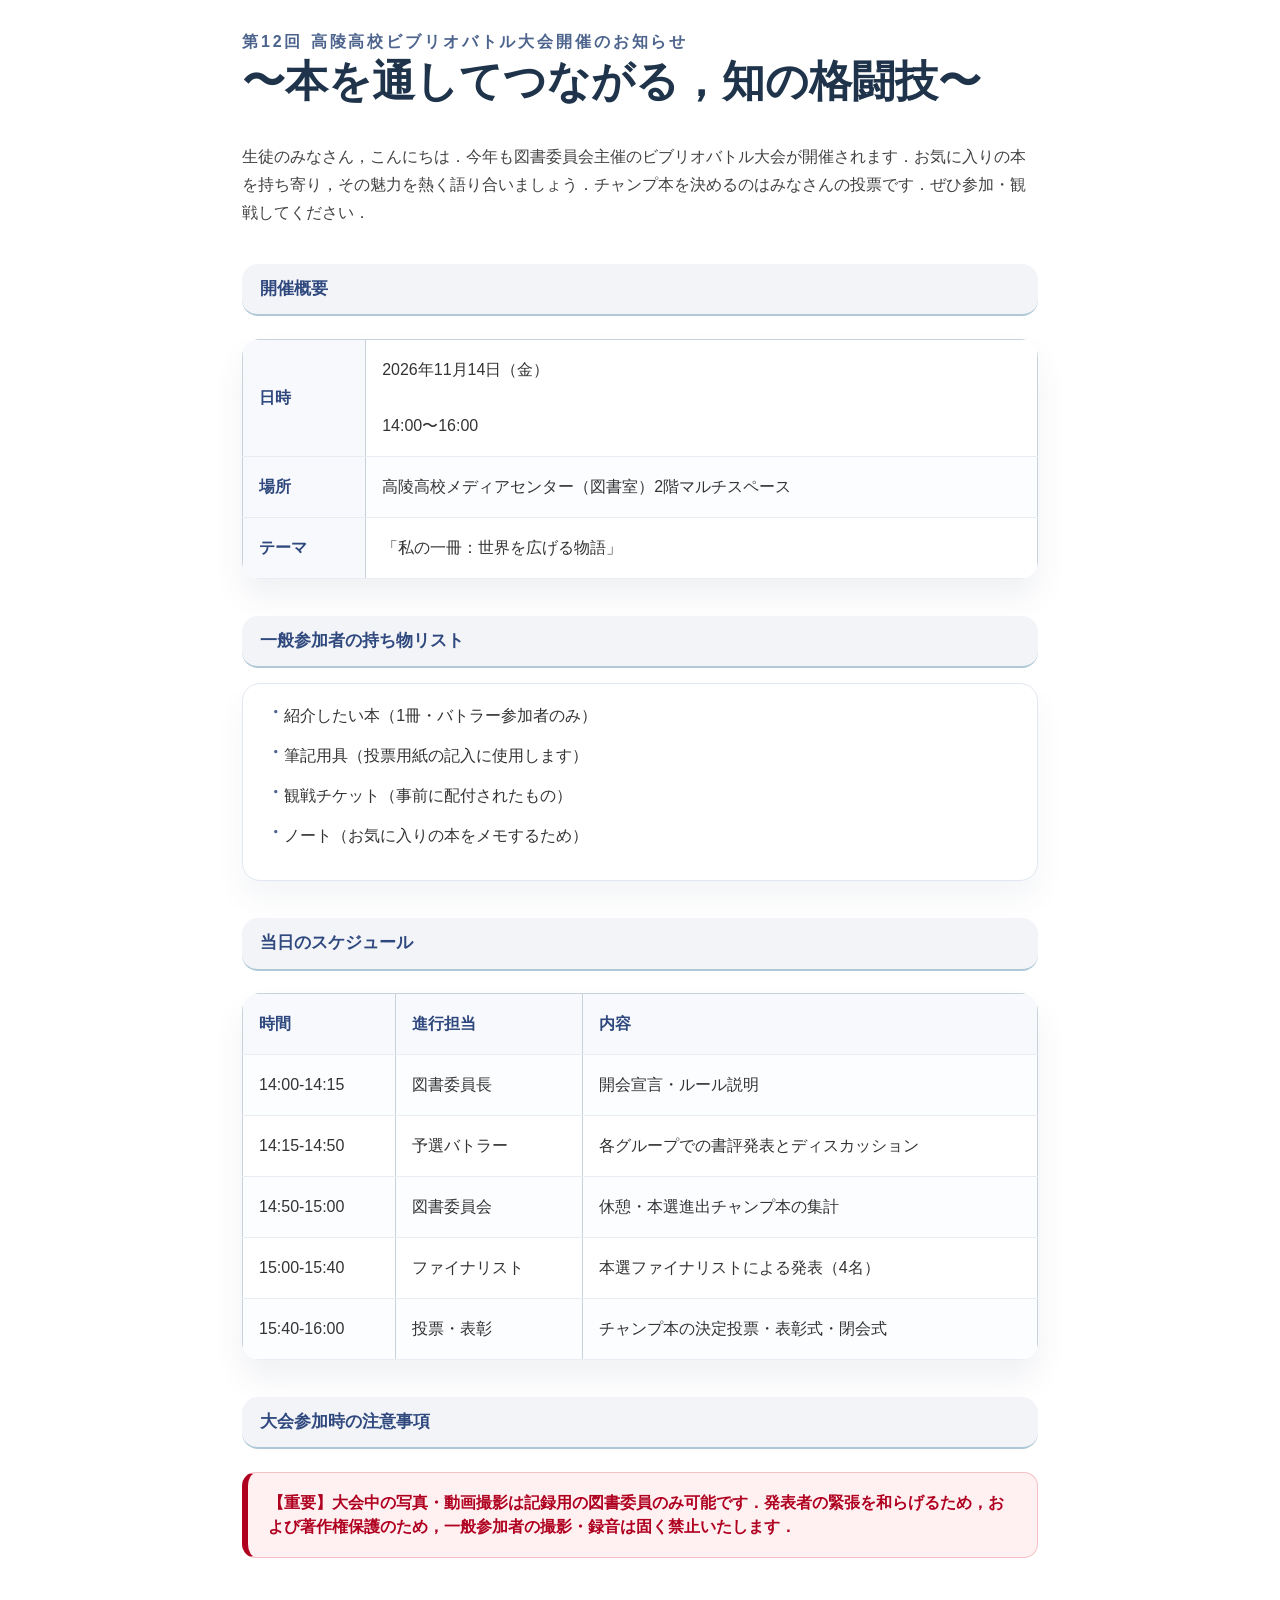
<file: index.html>
<!DOCTYPE html>
<html lang="ja">
<head>
  <meta charset="UTF-8">
  <meta name="viewport" content="width=device-width, initial-scale=1.0">
  <title>高陵高校ビブリオバトル大会のお知らせ</title>
  <link rel="stylesheet" href="style.css">
</head>
<body>

  <!-- タイトルセクション -->
  <h2>第12回 高陵高校ビブリオバトル大会開催のお知らせ</h2>
  <h1>〜本を通してつながる，知の格闘技〜</h1>
  
  <p>生徒のみなさん，こんにちは．今年も図書委員会主催のビブリオバトル大会が開催されます．お気に入りの本を持ち寄り，その魅力を熱く語り合いましょう．チャンプ本を決めるのはみなさんの投票です．ぜひ参加・観戦してください．</p>
  
  <!-- 開催概要 -->
  <h3>開催概要</h3>
  <table>
    <tr>
      <th>日時</th>
      <td>2026年11月14日（金）<br><br>14:00〜16:00</td>
    </tr>
    <tr>
      <th>場所</th>
      <td>高陵高校メディアセンター（図書室）2階マルチスペース</td>
    </tr>
    <tr>
      <th>テーマ</th>
      <td>「私の一冊：世界を広げる物語」</td>
    </tr>
  </table>
  
  <!-- 持ち物リスト -->
  <h3>一般参加者の持ち物リスト</h3>
  <ul>
    <li>紹介したい本（1冊・バトラー参加者のみ）</li>
    <li>筆記用具（投票用紙の記入に使用します）</li>
    <li>観戦チケット（事前に配付されたもの）</li>
    <li>ノート（お気に入りの本をメモするため）</li>
  </ul>
  
  <!-- ステージスケジュール -->
  <h3>当日のスケジュール</h3>
  <table>
    <tr>
      <th>時間</th>
      <th>進行担当</th>
      <th>内容</th>
    </tr>
    <tr>
      <td>14:00-14:15</td>
      <td>図書委員長</td>
      <td>開会宣言・ルール説明</td>
    </tr>
    <tr>
      <td>14:15-14:50</td>
      <td>予選バトラー</td>
      <td>各グループでの書評発表とディスカッション</td>
    </tr>
    <tr>
      <td>14:50-15:00</td>
      <td>図書委員会</td>
      <td>休憩・本選進出チャンプ本の集計</td>
    </tr>
    <tr>
      <td>15:00-15:40</td>
      <td>ファイナリスト</td>
      <td>本選ファイナリストによる発表（4名）</td>
    </tr>
    <tr>
      <td>15:40-16:00</td>
      <td>投票・表彰</td>
      <td>チャンプ本の決定投票・表彰式・閉会式</td>
    </tr>
  </table>

  <!-- 注意事項 -->
  <h3>大会参加時の注意事項</h3>
  <p class="alert-message">【重要】大会中の写真・動画撮影は記録用の図書委員のみ可能です．発表者の緊張を和らげるため，および著作権保護のため，一般参加者の撮影・録音は固く禁止いたします．</p>

</body>
</html>
</file>
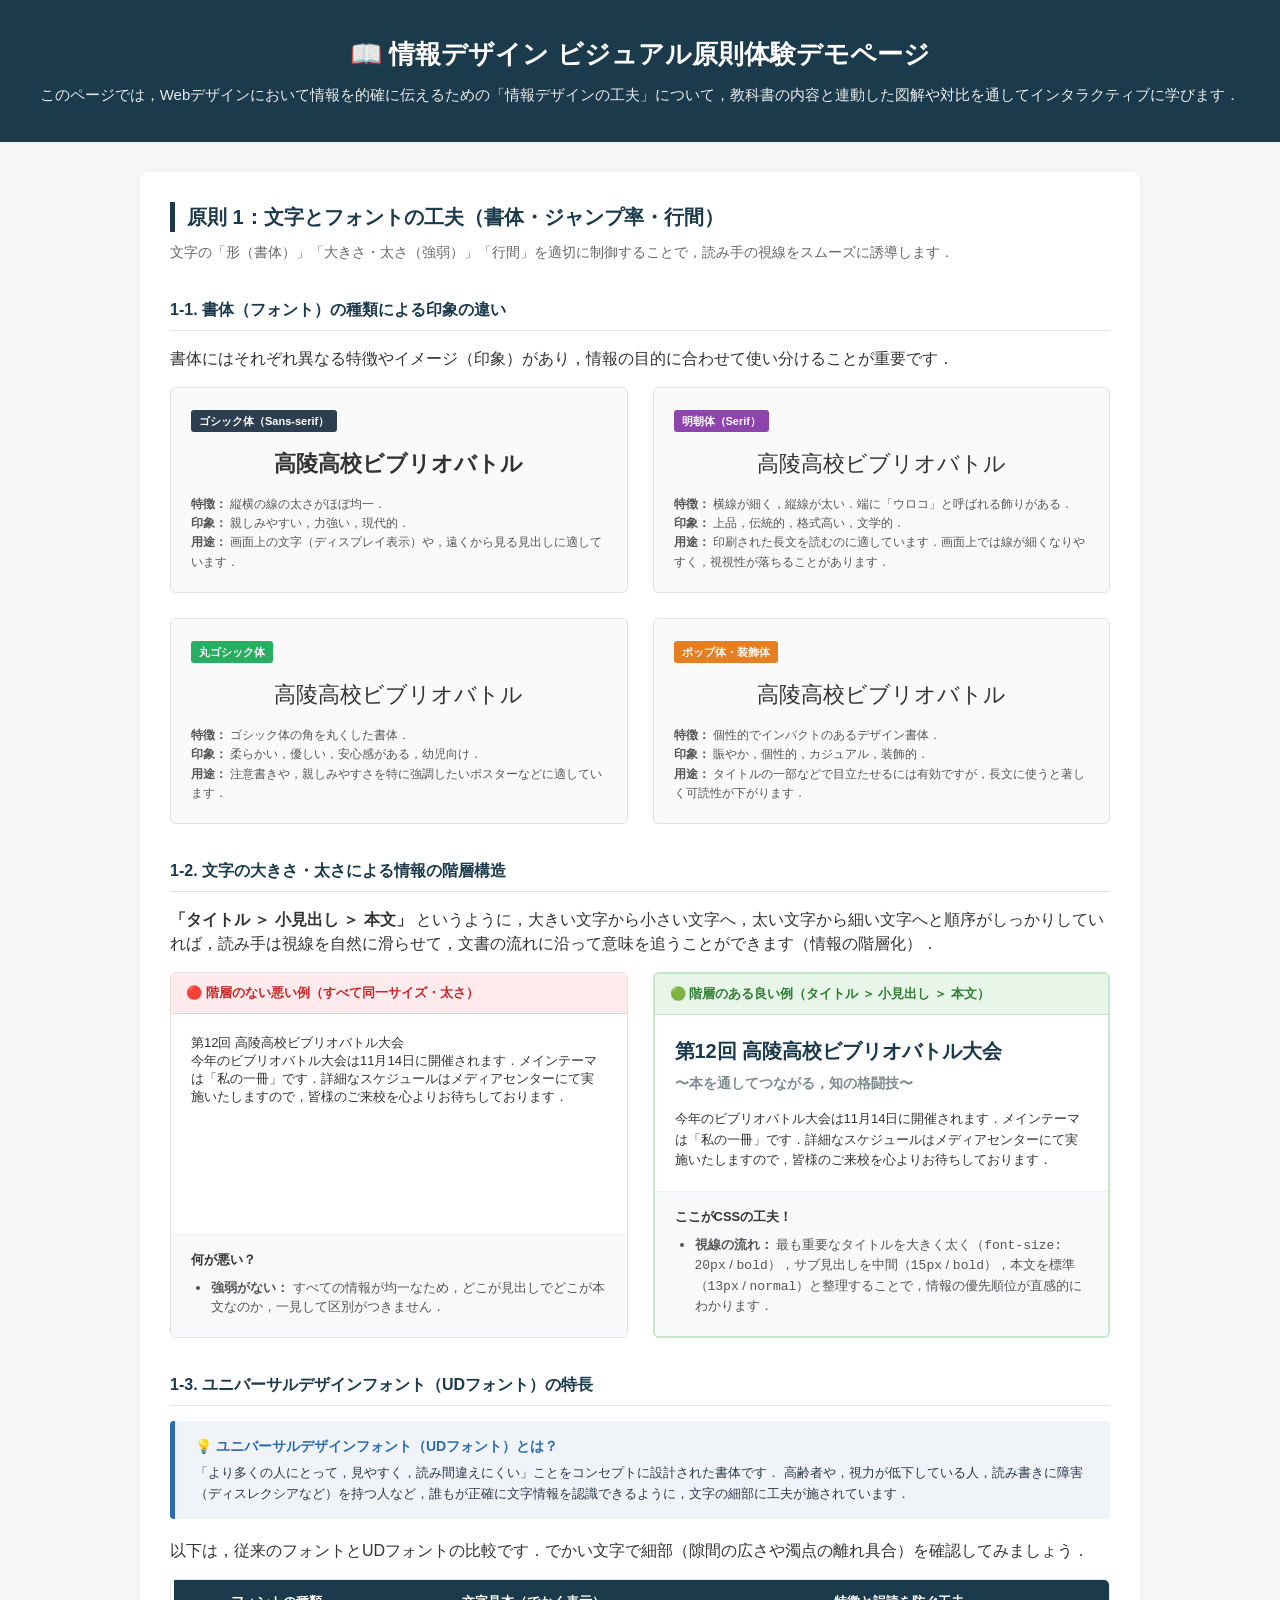
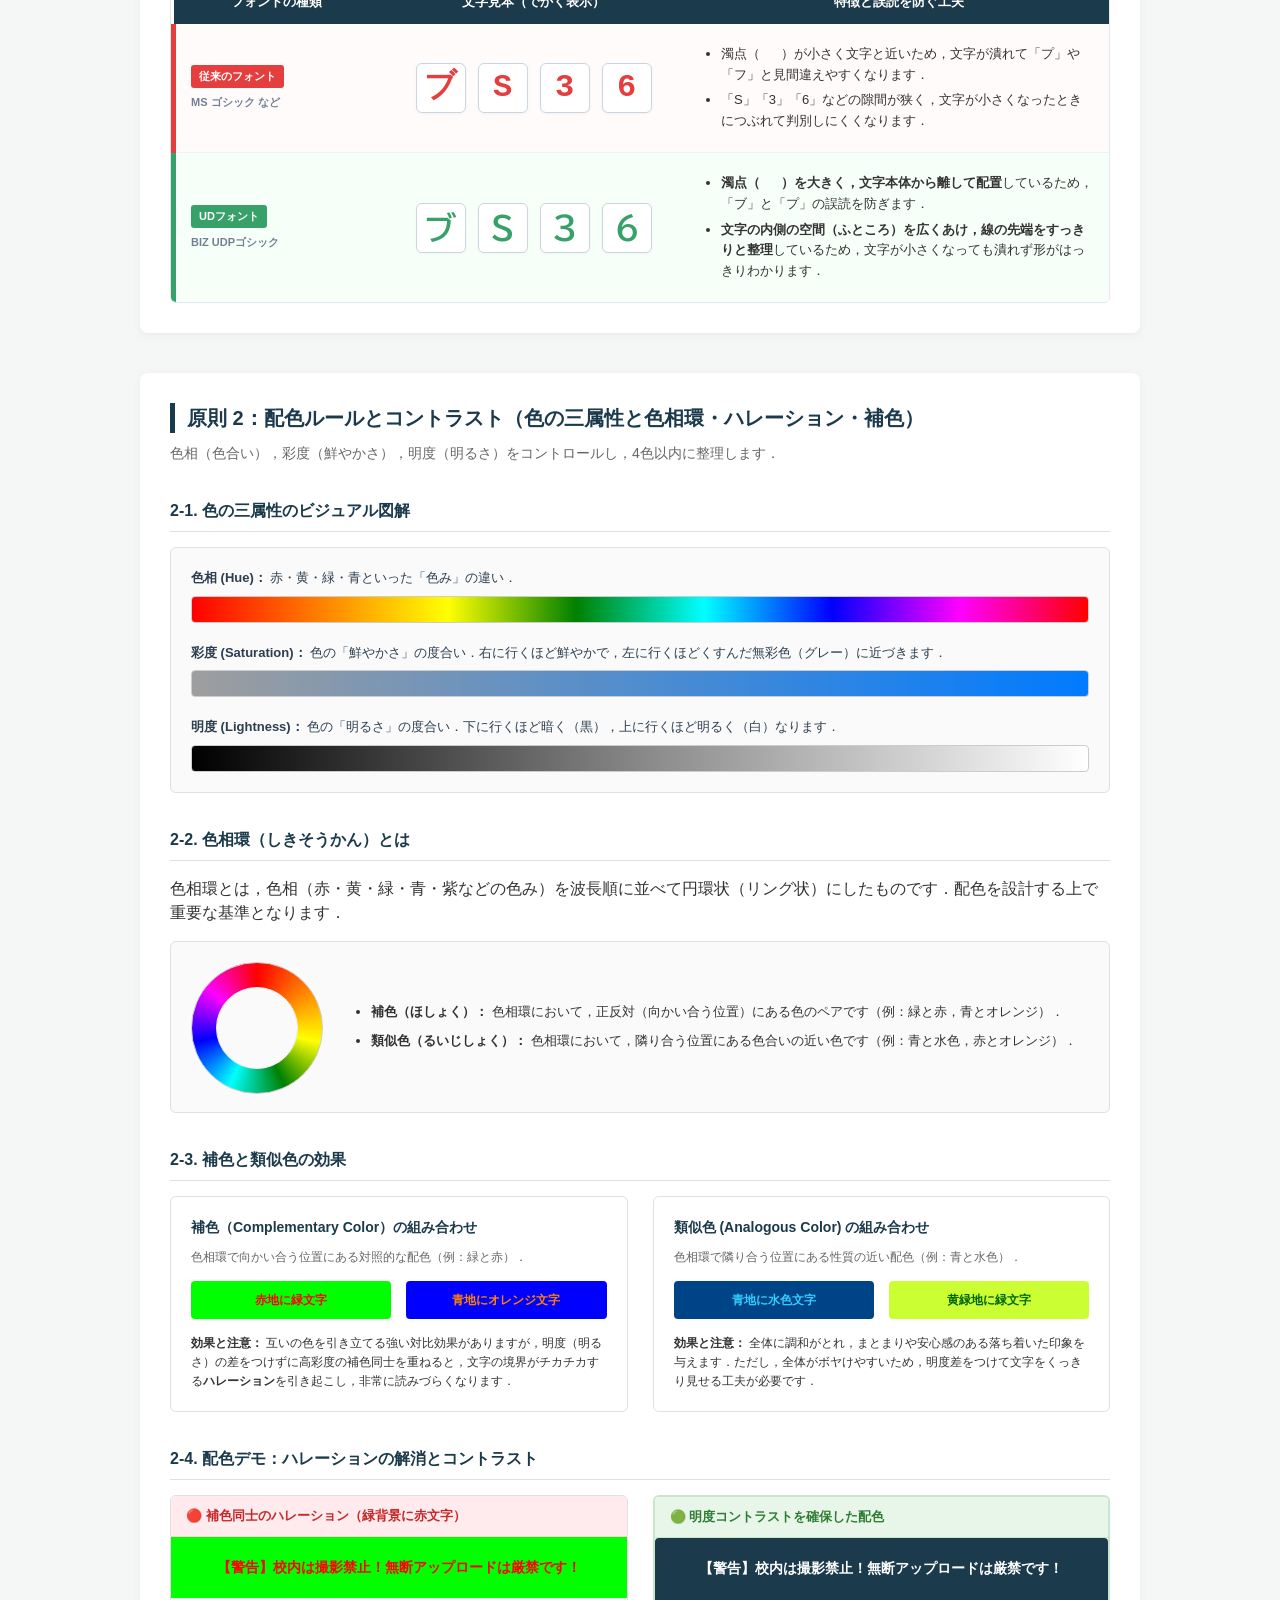
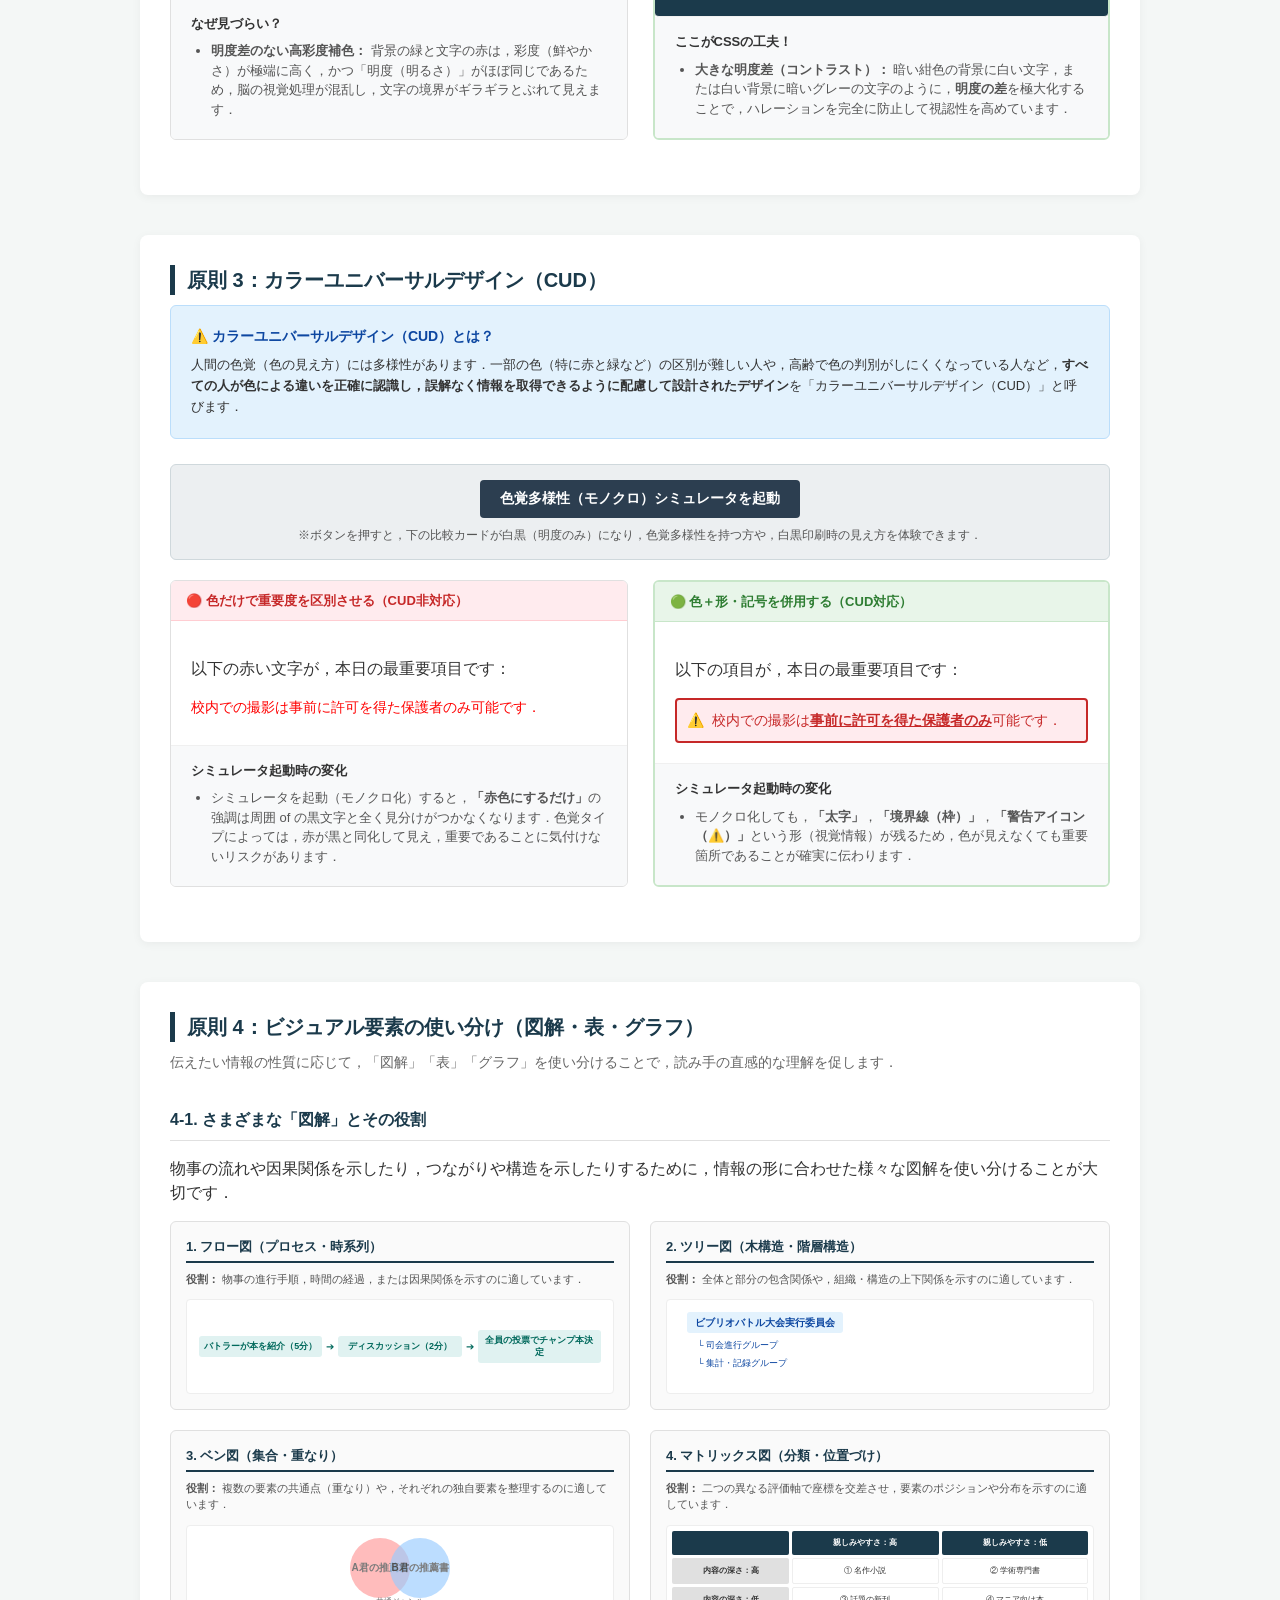
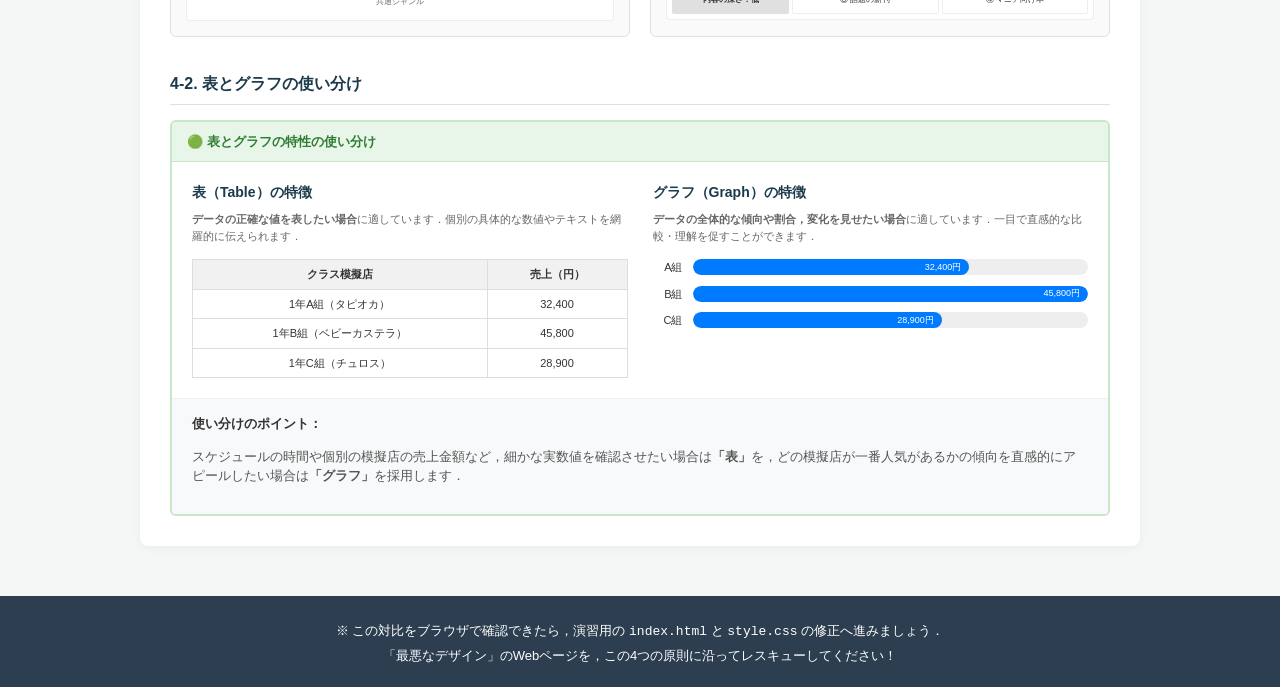
<file: lecture.html>
<!DOCTYPE html>
<html lang="ja">
<head>
    <meta charset="UTF-8">
    <title>情報デザイン解説：伝えるためのビジュアルデザイン原則</title>
    <link rel="preconnect" href="https://fonts.googleapis.com">
    <link rel="preconnect" href="https://fonts.gstatic.com" crossorigin>
    <link href="https://fonts.googleapis.com/css2?family=BIZ+UDPGothic:wght@400;700&display=swap" rel="stylesheet">
    <link rel="stylesheet" href="lecture.css">
</head>
<body>
    <header>
        <h1>📖 情報デザイン ビジュアル原則体験デモページ</h1>
        <p>このページでは，Webデザインにおいて情報を的確に伝えるための「情報デザインの工夫」について，教科書の内容と連動した図解や対比を通してインタラクティブに学びます．</p>
    </header>

    <main class="container">
        <!-- セクション 1：文字とフォントの工夫 -->
        <section class="demo-section">
            <h2 class="section-title">原則 1：文字とフォントの工夫（書体・ジャンプ率・行間）</h2>
            <p class="section-desc">文字の「形（書体）」「大きさ・太さ（強弱）」「行間」を適切に制御することで，読み手の視線をスムーズに誘導します．</p>

            <h3>1-1. 書体（フォント）の種類による印象の違い</h3>
            <p>書体にはそれぞれ異なる特徴やイメージ（印象）があり，情報の目的に合わせて使い分けることが重要です．</p>
            
            <div class="grid font-comparison-grid">
                <!-- ゴシック体 -->
                <div class="font-sample-card type-gothic">
                    <div class="font-tag tag-gothic">ゴシック体（Sans-serif）</div>
                    <p class="font-preview">高陵高校ビブリオバトル</p>
                    <p class="font-desc"><strong>特徴：</strong> 縦横の線の太さがほぼ均一．<br><strong>印象：</strong> 親しみやすい，力強い，現代的．<br><strong>用途：</strong> 画面上の文字（ディスプレイ表示）や，遠くから見る見出しに適しています．</p>
                </div>
                <!-- 明朝体 -->
                <div class="font-sample-card type-mincho">
                    <div class="font-tag tag-mincho">明朝体（Serif）</div>
                    <p class="font-preview">高陵高校ビブリオバトル</p>
                    <p class="font-desc"><strong>特徴：</strong> 横線が細く，縦線が太い．端に「ウロコ」と呼ばれる飾りがある．<br><strong>印象：</strong> 上品，伝統的，格式高い，文学的．<br><strong>用途：</strong> 印刷された長文を読むのに適しています．画面上では線が細くなりやすく，視視性が落ちることがあります．</p>
                </div>
                <!-- 丸ゴシック体 -->
                <div class="font-sample-card type-round">
                    <div class="font-tag tag-round">丸ゴシック体</div>
                    <p class="font-preview">高陵高校ビブリオバトル</p>
                    <p class="font-desc"><strong>特徴：</strong> ゴシック体の角を丸くした書体．<br><strong>印象：</strong> 柔らかい，優しい，安心感がある，幼児向け．<br><strong>用途：</strong> 注意書きや，親しみやすさを特に強調したいポスターなどに適しています．</p>
                </div>
                <!-- ポップ体・装飾 -->
                <div class="font-sample-card type-pop">
                    <div class="font-tag tag-pop">ポップ体・装飾体</div>
                    <p class="font-preview">高陵高校ビブリオバトル</p>
                    <p class="font-desc"><strong>特徴：</strong> 個性的でインパクトのあるデザイン書体．<br><strong>印象：</strong> 賑やか，個性的，カジュアル，装飾的．<br><strong>用途：</strong> タイトルの一部などで目立たせるには有効ですが，長文に使うと著しく可読性が下がります．</p>
                </div>
            </div>

            <h3>1-2. 文字の大きさ・太さによる情報の階層構造</h3>
            <p><strong>「タイトル ＞ 小見出し ＞ 本文」</strong> というように，大きい文字から小さい文字へ，太い文字から細い文字へと順序がしっかりしていれば，読み手は視線を自然に滑らせて，文書の流れに沿って意味を追うことができます（情報の階層化）．</p>

            <div class="grid">
                <!-- 悪い例：階層構造がない（文字の壁） -->
                <div class="card bad-example">
                    <div class="example-header header-bad">🔴 階層のない悪い例（すべて同一サイズ・太さ）</div>
                    <div class="demo-content font-bad-2">
                        <h4>第12回 高陵高校ビブリオバトル大会</h4>
                        <p>今年のビブリオバトル大会は11月14日に開催されます．メインテーマは「私の一冊」です．詳細なスケジュールはメディアセンターにて実施いたしますので，皆様のご来校を心よりお待ちしております．</p>
                    </div>
                    <div class="explanation">
                        <span class="label">何が悪い？</span>
                        <ul>
                            <li><strong>強弱がない：</strong> すべての情報が均一なため，どこが見出しでどこが本文なのか，一見して区別がつきません．</li>
                        </ul>
                    </div>
                </div>

                <!-- 良い例：階層構造の確立 -->
                <div class="card good-example">
                    <div class="example-header header-good">🟢 階層のある良い例（タイトル ＞ 小見出し ＞ 本文）</div>
                    <div class="demo-content font-hierarchy">
                        <h3 class="hierarchy-title">第12回 高陵高校ビブリオバトル大会</h3>
                        <h4 class="hierarchy-subtitle">〜本を通してつながる，知の格闘技〜</h4>
                        <p class="hierarchy-body">今年のビブリオバトル大会は11月14日に開催されます．メインテーマは「私の一冊」です．詳細なスケジュールはメディアセンターにて実施いたしますので，皆様のご来校を心よりお待ちしております．</p>
                    </div>
                    <div class="explanation">
                        <span class="label">ここがCSSの工夫！</span>
                        <ul>
                            <li><strong>視線の流れ：</strong> 最も重要なタイトルを大きく太く（<code>font-size: 20px</code> / <code>bold</code>），サブ見出しを中間（<code>15px</code> / <code>bold</code>），本文を標準（<code>13px</code> / <code>normal</code>）と整理することで，情報の優先順位が直感的にわかります．</li>
                        </ul>
                    </div>
                </div>
            </div>

            <h3>1-3. ユニバーサルデザインフォント（UDフォント）の特長</h3>
            <div class="font-info-box">
                <h4>💡 ユニバーサルデザインフォント（UDフォント）とは？</h4>
                <p>「より多くの人にとって，見やすく，読み間違えにくい」ことをコンセプトに設計された書体です．
                高齢者や，視力が低下している人，読み書きに障害（ディスレクシアなど）を持つ人など，誰もが正確に文字情報を認識できるように，文字の細部に工夫が施されています．</p>
            </div>

            <p class="demo-intro-text">以下は，従来のフォントとUDフォントの比較です．でかい文字で細部（隙間の広さや濁点の離れ具合）を確認してみましょう．</p>

            <div class="ud-table-wrapper">
                <table class="ud-compare-table">
                    <thead>
                        <tr>
                            <th class="col-type">フォントの種類</th>
                            <th class="col-chars">文字見本（でかく表示）</th>
                            <th class="col-desc">特徴と誤読を防ぐ工夫</th>
                        </tr>
                    </thead>
                    <tbody>
                        <!-- 従来フォント -->
                        <tr class="tr-bad">
                            <td class="font-type-cell">
                                <span class="badge-bad">従来のフォント</span>
                                <div class="font-name-sub">MS ゴシック など</div>
                            </td>
                            <td class="chars-cell">
                                <div class="compare-row-flex">
                                    <div class="char-box-s"><span class="compare-char char-normal">ブ</span></div>
                                    <div class="char-box-s"><span class="compare-char char-normal">S</span></div>
                                    <div class="char-box-s"><span class="compare-char char-normal">3</span></div>
                                    <div class="char-box-s"><span class="compare-char char-normal">6</span></div>
                                </div>
                            </td>
                            <td class="desc-cell">
                                <ul>
                                    <li>濁点（ ゙ ）が小さく文字と近いため，文字が潰れて「プ」や「フ」と見間違えやすくなります．</li>
                                    <li>「S」「3」「6」などの隙間が狭く，文字が小さくなったときにつぶれて判別しにくくなります．</li>
                                </ul>
                            </td>
                        </tr>
                        <!-- UDフォント -->
                        <tr class="tr-good">
                            <td class="font-type-cell">
                                <span class="badge-good">UDフォント</span>
                                <div class="font-name-sub">BIZ UDPゴシック</div>
                            </td>
                            <td class="chars-cell">
                                <div class="compare-row-flex">
                                    <div class="char-box-s"><span class="compare-char char-ud">ブ</span></div>
                                    <div class="char-box-s"><span class="compare-char char-ud">S</span></div>
                                    <div class="char-box-s"><span class="compare-char char-ud">3</span></div>
                                    <div class="char-box-s"><span class="compare-char char-ud">6</span></div>
                                </div>
                            </td>
                            <td class="desc-cell">
                                <ul>
                                    <li><strong>濁点（ ゙ ）を大きく，文字本体から離して配置</strong>しているため，「ブ」と「プ」の誤読を防ぎます．</li>
                                    <li><strong>文字の内側の空間（ふところ）を広くあけ，線の先端をすっきりと整理</strong>しているため，文字が小さくなっても潰れず形がはっきりわかります．</li>
                                </ul>
                            </td>
                        </tr>
                    </tbody>
                </table>
            </div>
        </section>

        <!-- セクション 2：配色ルールとコントラスト -->
        <section class="demo-section">
            <h2 class="section-title">原則 2：配色ルールとコントラスト（色の三属性と色相環・ハレーション・補色）</h2>
            <p class="section-desc">色相（色合い），彩度（鮮やかさ），明度（明るさ）をコントロールし，4色以内に整理します．</p>

            <h3>2-1. 色の三属性のビジュアル図解</h3>
            <div class="attributes-container">
                <!-- 色相 -->
                <div class="attr-row">
                    <div class="attr-label"><strong>色相 (Hue)：</strong> 赤・黄・緑・青といった「色み」の違い．</div>
                    <div class="color-bar bar-hue"></div>
                </div>
                <!-- 彩度 -->
                <div class="attr-row">
                    <div class="attr-label"><strong>彩度 (Saturation)：</strong> 色の「鮮やかさ」の度合い．右に行くほど鮮やかで，左に行くほどくすんだ無彩色（グレー）に近づきます．</div>
                    <div class="color-bar bar-saturation"></div>
                </div>
                <!-- 明度 -->
                <div class="attr-row">
                    <div class="attr-label"><strong>明度 (Lightness)：</strong> 色の「明るさ」の度合い．下に行くほど暗く（黒），上に行くほど明るく（白）なります．</div>
                    <div class="color-bar bar-lightness"></div>
                </div>
            </div>

            <h3>2-2. 色相環（しきそうかん）とは</h3>
            <p>色相環とは，色相（赤・黄・緑・青・紫などの色み）を波長順に並べて円環状（リング状）にしたものです．配色を設計する上で重要な基準となります．</p>
            
            <div class="color-wheel-wrapper">
                <div class="color-wheel-box">
                    <div class="color-wheel"></div>
                    <div class="wheel-pointer pointer-a"></div>
                    <div class="wheel-pointer pointer-b"></div>
                </div>
                <div class="color-wheel-explanation">
                    <ul>
                        <li><strong>補色（ほしょく）：</strong> 色相環において，正反対（向かい合う位置）にある色のペアです（例：緑と赤，青とオレンジ）．</li>
                        <li><strong>類似色（るいじしょく）：</strong> 色相環において，隣り合う位置にある色合いの近い色です（例：青と水色，赤とオレンジ）．</li>
                    </ul>
                </div>
            </div>

            <h3>2-3. 補色と類似色の効果</h3>
            <div class="grid color-harmony-grid">
                <!-- 補色 -->
                <div class="harmony-card card-complementary">
                    <h4>補色（Complementary Color）の組み合わせ</h4>
                    <p class="harmony-desc">色相環で向かい合う位置にある対照的な配色（例：緑と赤）．</p>
                    <div class="harmony-demo demo-comp">
                        <div class="comp-box-1">赤地に緑文字</div>
                        <div class="comp-box-2">青地にオレンジ文字</div>
                    </div>
                    <p class="harmony-effect"><strong>効果と注意：</strong> 互いの色を引き立てる強い対比効果がありますが，明度（明るさ）の差をつけずに高彩度の補色同士を重ねると，文字の境界がチカチカする<strong>ハレーション</strong>を引き起こし，非常に読みづらくなります．</p>
                </div>
                <!-- 類似色 -->
                <div class="harmony-card card-analogous">
                    <h4>類似色 (Analogous Color) の組み合わせ</h4>
                    <p class="harmony-desc">色相環で隣り合う位置にある性質の近い配色（例：青と水色）．</p>
                    <div class="harmony-demo demo-anal">
                        <div class="anal-box-1">青地に水色文字</div>
                        <div class="anal-box-2">黄緑地に緑文字</div>
                    </div>
                    <p class="harmony-effect"><strong>効果と注意：</strong> 全体に調和がとれ，まとまりや安心感のある落ち着いた印象を与えます．ただし，全体がボヤけやすいため，明度差をつけて文字をくっきり見せる工夫が必要です．</p>
                </div>
            </div>

            <h3>2-4. 配色デモ：ハレーションの解消とコントラスト</h3>
            <div class="grid">
                <!-- 悪い例：ハレーション -->
                <div class="card bad-example">
                    <div class="example-header header-bad">🔴 補色同士のハレーション（緑背景に赤文字）</div>
                    <div class="demo-content color-bad-2">
                        <p>【警告】校内は撮影禁止！無断アップロードは厳禁です！</p>
                    </div>
                    <div class="explanation">
                        <span class="label">なぜ見づらい？</span>
                        <ul>
                            <li><strong>明度差のない高彩度補色：</strong> 背景の緑と文字の赤は，彩度（鮮やかさ）が極端に高く，かつ「明度（明るさ）」がほぼ同じであるため，脳の視覚処理が混乱し，文字の境界がギラギラとぶれて見えます．</li>
                        </ul>
                    </div>
                </div>

                <!-- 良い例：明度コントラストの確保 -->
                <div class="card good-example">
                    <div class="example-header header-good">🟢 明度コントラストを確保した配色</div>
                    <div class="demo-content color-good-contrast">
                        <p>【警告】校内は撮影禁止！無断アップロードは厳禁です！</p>
                    </div>
                    <div class="explanation">
                        <span class="label">ここがCSSの工夫！</span>
                        <ul>
                            <li><strong>大きな明度差（コントラスト）：</strong> 暗い紺色の背景に白い文字，または白い背景に暗いグレーの文字のように，<strong>明度の差</strong>を極大化することで，ハレーションを完全に防止して視認性を高めています．</li>
                        </ul>
                    </div>
                </div>
            </div>
        </section>

        <!-- セクション 3：カラーユニバーサルデザイン -->
        <section class="demo-section">
            <h2 class="section-title">原則 3：カラーユニバーサルデザイン（CUD）</h2>
            
            <div class="cud-info-box">
                <h4>⚠️ カラーユニバーサルデザイン（CUD）とは？</h4>
                <p>人間の色覚（色の見え方）には多様性があります．一部の色（特に赤と緑など）の区別が難しい人や，高齢で色の判別がしにくくなっている人など，<strong>すべての人が色による違いを正確に認識し，誤解なく情報を取得できるように配慮して設計されたデザイン</strong>を「カラーユニバーサルデザイン（CUD）」と呼びます．</p>
            </div>

            <div class="simulator-panel">
                <button id="grayscale-btn" onclick="toggleGrayscale()">色覚多様性（モノクロ）シミュレータを起動</button>
                <p class="sim-note">※ボタンを押すと，下の比較カードが白黒（明度のみ）になり，色覚多様性を持つ方や，白黒印刷時の見え方を体験できます．</p>
            </div>

            <div class="grid" id="cud-demo-grid">
                <!-- 悪い例：色相のみに依存 -->
                <div class="card bad-example">
                    <div class="example-header header-bad">🔴 色だけで重要度を区別させる（CUD非対応）</div>
                    <div class="demo-content cud-bad">
                        <p>以下の赤い文字が，本日の最重要項目です：</p>
                        <p class="cud-bad-text">校内での撮影は事前に許可を得た保護者のみ可能です．</p>
                    </div>
                    <div class="explanation">
                        <span class="label">シミュレータ起動時の変化</span>
                        <ul>
                            <li>シミュレータを起動（モノクロ化）すると，<strong>「赤色にするだけ」</strong>の強調は周囲 of の黒文字と全く見分けがつかなくなります．色覚タイプによっては，赤が黒と同化して見え，重要であることに気付けないリスクがあります．</li>
                        </ul>
                    </div>
                </div>

                <!-- 良い例：色＋形の併用 -->
                <div class="card good-example">
                    <div class="example-header header-good">🟢 色＋形・記号を併用する（CUD対応）</div>
                    <div class="demo-content cud-good">
                        <p>以下の項目が，本日の最重要項目です：</p>
                        <div class="cud-good-box">
                            <span class="icon">⚠️</span>
                            <span class="text">校内での撮影は<strong>事前に許可を得た保護者のみ</strong>可能です．</span>
                        </div>
                    </div>
                    <div class="explanation">
                        <span class="label">シミュレータ起動時の変化</span>
                        <ul>
                            <li>モノクロ化しても，<strong>「太字」</strong>，<strong>「境界線（枠）」</strong>，<strong>「警告アイコン（⚠️）」</strong>という形（視覚情報）が残るため，色が見えなくても重要箇所であることが確実に伝わります．</li>
                        </ul>
                    </div>
                </div>
            </div>
        </section>

        <!-- セクション 4：図解・表・グラフの使い分け -->
        <section class="demo-section">
            <h2 class="section-title">原則 4：ビジュアル要素の使い分け（図解・表・グラフ）</h2>
            <p class="section-desc">伝えたい情報の性質に応じて，「図解」「表」「グラフ」を使い分けることで，読み手の直感的な理解を促します．</p>

            <h3>4-1. さまざまな「図解」とその役割</h3>
            <p>物事の流れや因果関係を示したり，つながりや構造を示したりするために，情報の形に合わせた様々な図解を使い分けることが大切です．</p>

            <div class="grid diagram-types-grid">
                <!-- フロー図 -->
                <div class="diagram-type-card">
                    <div class="diag-type-tag">1. フロー図（プロセス・時系列）</div>
                    <p class="diag-desc"><strong>役割：</strong> 物事の進行手順，時間の経過，または因果関係を示すのに適しています．</p>
                    <div class="diagram-demo-box db-flow">
                        <span class="flow-node">バトラーが本を紹介（5分）</span>
                        <span class="flow-arrow">➔</span>
                        <span class="flow-node">ディスカッション（2分）</span>
                        <span class="flow-arrow">➔</span>
                        <span class="flow-node">全員の投票でチャンプ本決定</span>
                    </div>
                </div>
                <!-- ツリー図 -->
                <div class="diagram-type-card">
                    <div class="diag-type-tag">2. ツリー図（木構造・階層構造）</div>
                    <p class="diag-desc"><strong>役割：</strong> 全体と部分の包含関係や，組織・構造の上下関係を示すのに適しています．</p>
                    <div class="diagram-demo-box db-tree">
                        <div class="tree-root-node">ビブリオバトル大会実行委員会</div>
                        <div class="tree-branches-container">
                            <div class="tree-branch-node">└ 司会進行グループ</div>
                            <div class="tree-branch-node">└ 集計・記録グループ</div>
                        </div>
                    </div>
                </div>
                <!-- ベン図 -->
                <div class="diagram-type-card">
                    <div class="diag-type-tag">3. ベン図（集合・重なり）</div>
                    <p class="diag-desc"><strong>役割：</strong> 複数の要素の共通点（重なり）や，それぞれの独自要素を整理するのに適しています．</p>
                    <div class="diagram-demo-box db-venn">
                        <div class="venn-circles">
                            <div class="venn-c c-left">A君の推薦書</div>
                            <div class="venn-c c-right">B君の推薦書</div>
                            <div class="venn-overlap-label">共通ジャンル</div>
                        </div>
                    </div>
                </div>
                <!-- マトリックス図 -->
                <div class="diagram-type-card">
                    <div class="diag-type-tag">4. マトリックス図（分類・位置づけ）</div>
                    <p class="diag-desc"><strong>役割：</strong> 二つの異なる評価軸で座標を交差させ，要素のポジションや分布を示すのに適しています．</p>
                    <div class="diagram-demo-box db-matrix">
                        <div class="matrix-grid">
                            <div class="m-cell m-header"></div>
                            <div class="m-cell m-header">親しみやすさ：高</div>
                            <div class="m-cell m-header">親しみやすさ：低</div>
                            <div class="m-cell m-label">内容の深さ：高</div>
                            <div class="m-cell m-content act-1">① 名作小説</div>
                            <div class="m-cell m-content act-2">② 学術専門書</div>
                            <div class="m-cell m-label">内容の深さ：低</div>
                            <div class="m-cell m-content act-3">③ 話題の新刊</div>
                            <div class="m-cell m-content act-4">④ マニア向け本</div>
                        </div>
                    </div>
                </div>
            </div>

            <h3>4-2. 表とグラフの使い分け</h3>
            <div class="card good-example-wide">
                <div class="example-header header-good">🟢 表とグラフの特性の使い分け</div>
                <div class="demo-content">
                    <div class="table-graph-comparison">
                        <!-- 表の解説とデモ -->
                        <div class="comp-item item-table">
                            <h4>表（Table）の特徴</h4>
                            <p class="comp-desc"><strong>データの正確な値を表したい場合</strong>に適しています．個別の具体的な数値やテキストを網羅的に伝えられます．</p>
                            <table class="sub-demo-table">
                                <thead>
                                    <tr><th>クラス模擬店</th><th>売上（円）</th></tr>
                                </thead>
                                <tbody>
                                    <tr><td>1年A組（タピオカ）</td><td>32,400</td></tr>
                                    <tr><td>1年B組（ベビーカステラ）</td><td>45,800</td></tr>
                                    <tr><td>1年C組（チュロス）</td><td>28,900</td></tr>
                                </tbody>
                            </table>
                        </div>
                        <!-- グラフの解説とデモ -->
                        <div class="comp-item item-graph">
                            <h4>グラフ（Graph）の特徴</h4>
                            <p class="comp-desc"><strong>データの全体的な傾向や割合，変化を見せたい場合</strong>に適しています．一目で直感的な比較・理解を促すことができます．</p>
                            <div class="sub-demo-chart">
                                <div class="chart-bar-row">
                                    <span class="bar-name">A組</span>
                                    <div class="bar-track"><div class="bar-fill" style="width: 70%;">32,400円</div></div>
                                </div>
                                <div class="chart-bar-row">
                                    <span class="bar-name">B組</span>
                                    <div class="bar-track"><div class="bar-fill" style="width: 100%;">45,800円</div></div>
                                </div>
                                <div class="chart-bar-row">
                                    <span class="bar-name">C組</span>
                                    <div class="bar-track"><div class="bar-fill" style="width: 63%;">28,900円</div></div>
                                </div>
                            </div>
                        </div>
                    </div>
                </div>
                <div class="explanation">
                    <span class="label">使い分けのポイント：</span>
                    <p>スケジュールの時間や個別の模擬店の売上金額など，細かな実数値を確認させたい場合は<strong>「表」</strong>を，どの模擬店が一番人気があるかの傾向を直感的にアピールしたい場合は<strong>「グラフ」</strong>を採用します．</p>
                </div>
            </div>
        </section>
    </main>

    <footer>
        <p>※ この対比をブラウザで確認できたら，演習用の <code>index.html</code> と <code>style.css</code> の修正へ進みましょう．</p>
        <p>「最悪なデザイン」のWebページを，この4つの原則に沿ってレスキューしてください！</p>
    </footer>

    <script>
        function toggleGrayscale() {
            const container = document.getElementById('cud-demo-grid');
            container.classList.toggle('grayscale-mode');
            const btn = document.getElementById('grayscale-btn');
            if (container.classList.contains('grayscale-mode')) {
                btn.textContent = 'シミュレータをオフにする';
                btn.style.backgroundColor = '#c62828';
            } else {
                btn.textContent = '色覚多様性（モノクロ）シミュレータを起動';
                btn.style.backgroundColor = '#2c3e50';
            }
        }
    </script>
</body>
</html>
</file>
<file: style.css>
body {
    font-family: "Noto Sans JP", "Segoe UI", sans-serif;
    background-color: #f7f5f1;
    color: #222222;
    line-height: 1.7;
    margin: 0;
    padding: 24px;
}

h1, h2, h3 {
    margin-top: 1.4em;
    margin-bottom: 0.6em;
    line-height: 1.2;
}

h1 {
    font-size: 2rem;
    color: #1f3d7a;
}

h2 {
    font-size: 1.4rem;
    color: #27496d;
}

h3 {
    font-size: 1.1rem;
    color: #243b55;
    border-bottom: 2px solid #aec8d8;
    padding-bottom: 6px;
}

table {
    width: 100%;
    border-collapse: collapse;
    margin: 1em 0;
}

th,
td {
    padding: 12px;
    border: 1px solid #c7d2db;
    text-align: left;
}

th {
    background-color: #e8eef5;
    font-weight: bold;
}

.alert-message {
    color: #b00020;
    background-color: #fee6ea;
    border: 2px solid #b00020;
    padding: 12px;
    border-radius: 10px;
    font-weight: bold;
}
body {
    font-family: "Noto Sans JP", "Segoe UI", sans-serif;
    background-color: #ffffff;
    color: #222222;
    line-height: 1.7;
    margin: 0;
    padding: 24px;
}
body {
    max-width: 900px;
    margin: 0 auto;
    padding: 24px;
    background-color: #ffffff;
    color: #222222;
    font-family: "Noto Sans JP", "Segoe UI", sans-serif;
    line-height: 1.7;
}

p {
    margin: 0 0 1.2em;
}

ul {
    margin: 0 0 1.5em;
    padding-left: 1.2em;
}

li {
    margin-bottom: 0.5em;
}

table {
    width: 100%;
    border-collapse: collapse;
    margin: 1.2em 0;
}

th,
td {
    padding: 12px;
    border: 1px solid #c7d2db;
    text-align: left;
}

tbody tr:nth-child(even) {
    background-color: #f9fbfd;
}
* {
    box-sizing: border-box;
}

body {
    max-width: 860px;
    margin: 0 auto;
    padding: 32px;
    background-color: #ffffff;
    color: #333333;
    font-family: "Noto Sans JP", "Segoe UI", sans-serif;
    line-height: 1.75;
}

h2 {
    margin-top: 0;
    margin-bottom: 0.4em;
    font-size: 1rem;
    font-weight: 700;
    letter-spacing: 0.18em;
    text-transform: uppercase;
    color: #4d648d;
}

h1 {
    margin-top: 0;
    margin-bottom: 0.9em;
    font-size: 2.7rem;
    line-height: 1.08;
    font-weight: 800;
    color: #1f344b;
}

h3 {
    margin-top: 2.2em;
    margin-bottom: 0.9em;
    padding: 0.9em 1.1em;
    font-size: 1.05rem;
    color: #2f487e;
    background-color: #f2f4f8;
    border-radius: 16px;
}

p {
    margin: 0 0 1.35em;
    font-size: 1rem;
    color: #424242;
}

ul {
    margin: 0 0 1.8em;
    padding: 18px 22px;
    background-color: #ffffff;
    border: 1px solid #e1e7f0;
    border-radius: 18px;
    box-shadow: 0 18px 30px rgba(63, 77, 112, 0.06);
    list-style: none;
}

li {
    margin-bottom: 0.75em;
    padding-left: 1.2em;
    position: relative;
}

li::before {
    content: "・";
    position: absolute;
    left: 0;
    color: #4d648d;
    font-size: 1.3rem;
    line-height: 1;
}

table {
    width: 100%;
    border-collapse: collapse;
    margin: 1.4em 0;
    border-radius: 18px;
    overflow: hidden;
    box-shadow: 0 18px 30px rgba(63, 77, 112, 0.08);
}

th,
td {
    padding: 16px;
    border-bottom: 1px solid #e8edf4;
    text-align: left;
}

th {
    background-color: #f8f9fc;
    color: #2f487e;
    font-weight: 700;
}

tbody tr:nth-child(even) {
    background-color: #fbfdff;
}

tbody tr:hover {
    background-color: #eef4ff;
}

.alert-message {
    margin: 1.4em 0;
    padding: 18px 20px;
    color: #b00020;
    background-color: #fff1f2;
    border: 1px solid #f5c1c5;
    border-left: 6px solid #b00020;
    border-radius: 14px;
    font-weight: 700;
    line-height: 1.5;
}
</file>
<file: lecture.css>
/* lecture.css */

/* 全体の基本設定 */
body {
  font-family: 'Helvetica Neue', Arial, 'Hiragino Kaku Gothic ProN', Meiryo, sans-serif;
  background-color: #f4f7f6;
  color: #333333;
  margin: 0;
  padding: 0;
  line-height: 1.5;
}

header {
  background-color: #1b3a4b;
  color: #ffffff;
  text-align: center;
  padding: 35px 20px;
}
header h1 {
  margin: 0 0 10px 0;
  font-size: 26px;
}
header p {
  margin: 0;
  font-size: 15px;
  opacity: 0.9;
}

.container {
  max-width: 1000px;
  margin: 30px auto;
  padding: 0 20px;
}

/* デモセクション */
.demo-section {
  background-color: #ffffff;
  border-radius: 8px;
  box-shadow: 0 2px 10px rgba(0,0,0,0.05);
  padding: 30px;
  margin-bottom: 40px;
}

.section-title {
  font-size: 20px;
  color: #1b3a4b;
  border-left: 5px solid #1b3a4b;
  padding-left: 12px;
  margin-top: 0;
  margin-bottom: 10px;
}
.section-desc {
  font-size: 14px;
  color: #666;
  margin-top: 0;
  margin-bottom: 30px;
}

h3 {
  font-size: 16px;
  color: #1b3a4b;
  border-bottom: 1px solid #e0e0e0;
  padding-bottom: 8px;
  margin-top: 35px;
  margin-bottom: 15px;
}

/* グリッドレイアウト */
.grid {
  display: grid;
  grid-template-columns: 1fr 1fr;
  gap: 25px;
  margin-bottom: 25px;
}

/* カードデザイン */
.card {
  border: 1px solid #e0e0e0;
  border-radius: 6px;
  overflow: hidden;
  display: flex;
  flex-direction: column;
}
.good-example-wide {
  border: 2px solid #c8e6c9;
  border-radius: 6px;
  overflow: hidden;
  display: flex;
  flex-direction: column;
}
.good-example {
  border: 2px solid #c8e6c9;
}

.example-header {
  padding: 10px 15px;
  font-weight: bold;
  font-size: 13px;
}
.header-bad {
  background-color: #ffebee;
  color: #c62828;
  border-bottom: 1px solid #ffcdd2;
}
.header-good {
  background-color: #e8f5e9;
  color: #2e7d32;
  border-bottom: 1px solid #c8e6c9;
}

.demo-content {
  padding: 20px;
  flex-grow: 1;
  border-bottom: 1px solid #f0f0f0;
}

.explanation {
  background-color: #f8f9fa;
  padding: 15px 20px;
  font-size: 13px;
  color: #555555;
}
.explanation .label {
  font-weight: bold;
  color: #333;
  display: block;
  margin-bottom: 8px;
}
.explanation ul {
  margin: 0;
  padding-left: 20px;
}
.explanation li {
  margin-bottom: 5px;
}

/* --- 1-1. フォントの種類比較 --- */
.font-comparison-grid {
  grid-template-columns: 1fr 1fr;
}
.font-sample-card {
  border: 1px solid #e0e0e0;
  border-radius: 6px;
  padding: 20px;
  background-color: #fafafa;
}
.font-tag {
  display: inline-block;
  padding: 3px 8px;
  font-size: 11px;
  font-weight: bold;
  color: #fff;
  border-radius: 3px;
  margin-bottom: 15px;
}
.font-preview {
  font-size: 22px;
  margin: 0 0 15px 0;
  text-align: center;
}
.font-desc {
  font-size: 12px;
  color: #555;
  margin: 0;
  line-height: 1.6;
}

.tag-gothic { background-color: #2c3e50; }
.tag-mincho { background-color: #8e44ad; }
.tag-round { background-color: #27ae60; }
.tag-pop { background-color: #e67e22; }

/* 各フォントファミリー適用 */
.type-gothic .font-preview {
  font-family: sans-serif;
  font-weight: bold;
}
.type-mincho .font-preview {
  font-family: "MS Mincho", "Hiragino Mincho ProN", serif;
}
.type-round .font-preview {
  font-family: "Hiragino Maru Gothic ProN", "Yu Gothic", sans-serif;
}
.type-pop .font-preview {
  font-family: "HGP創英角ﾎﾟｯﾌﾟ体", "Comic Sans MS", fantasy;
}

/* --- 1-2. 文字の階層構造 --- */
.font-bad-1 {
  font-family: 'Comic Sans MS', cursive, 'HGP創英角ﾎﾟｯﾌﾟ体', fantasy;
  line-height: 0.8 !important;
  letter-spacing: -1.5px;
}
.font-bad-1 h3 {
  font-size: 14px;
  margin: 0 0 5px 0;
}
.font-bad-1 p {
  margin: 0;
  font-size: 13px;
}

.font-bad-2 h4, .font-bad-2 p {
  font-size: 13px !important;
  font-weight: normal !important;
  font-family: sans-serif;
  line-height: 1.4;
  margin: 0;
}

/* 良い階層構造 */
.font-hierarchy {
  font-family: sans-serif;
  line-height: 1.6;
}
.font-hierarchy .hierarchy-title {
  font-size: 20px;
  font-weight: bold;
  color: #1b3a4b;
  margin: 0 0 5px 0;
  border: none;
  padding: 0;
}
.font-hierarchy .hierarchy-subtitle {
  font-size: 14px;
  font-weight: bold;
  color: #7f8c8d;
  margin: 0 0 15px 0;
}
.font-hierarchy .hierarchy-body {
  font-size: 13px;
  color: #333;
  margin: 0;
}

.font-good {
  font-family: sans-serif;
  line-height: 1.6;
}
.font-good h3 {
  font-size: 18px;
  font-weight: bold;
  color: #1b3a4b;
  margin: 0 0 10px 0;
}
.font-good p {
  margin: 0;
  font-size: 14px;
}

/* --- 2-1. 三属性ビジュアル図解 --- */
.attributes-container {
  background-color: #fafafa;
  border: 1px solid #e0e0e0;
  border-radius: 6px;
  padding: 20px;
  margin-bottom: 30px;
}
.attr-row {
  margin-bottom: 20px;
}
.attr-row:last-child {
  margin-bottom: 0;
}
.attr-label {
  font-size: 13px;
  margin-bottom: 8px;
  color: #2c3e50;
}
.color-bar {
  height: 25px;
  border-radius: 4px;
  border: 1px solid #ccc;
}
/* 色相グラデーション */
.bar-hue {
  background: linear-gradient(to right, red, #ff8000, yellow, green, cyan, blue, magenta, red);
}
/* 彩度グラデーション */
.bar-saturation {
  background: linear-gradient(to right, #9e9e9e, #007bff);
}
/* 明度グラデーション */
.bar-lightness {
  background: linear-gradient(to right, #000000, #888888, #ffffff);
}

/* --- 2-2. 色相環の円グラデーション描画 --- */
.color-wheel-wrapper {
  display: flex;
  align-items: center;
  gap: 30px;
  background-color: #fafafa;
  border: 1px solid #e0e0e0;
  border-radius: 6px;
  padding: 20px;
  margin-bottom: 30px;
}
.color-wheel-box {
  position: relative;
  width: 130px;
  height: 130px;
  flex-shrink: 0;
}
/* conic-gradientを使った本物の円形色相環 */
.color-wheel {
  width: 100%;
  height: 100%;
  border-radius: 50%;
  background: conic-gradient(red, #ff8000, yellow, green, cyan, blue, magenta, red);
  border: 1px solid #ccc;
}
/* 円の中心を白くくり抜く */
.color-wheel-box::after {
  content: "";
  position: absolute;
  top: 25px;
  left: 25px;
  width: 80px;
  height: 80px;
  background-color: #fafafa;
  border-radius: 50%;
  border: 1px solid #eee;
}

.color-wheel-explanation {
  font-size: 13px;
  color: #333;
}
.color-wheel-explanation ul {
  margin: 0;
  padding-left: 20px;
}
.color-wheel-explanation li {
  margin-bottom: 8px;
  line-height: 1.6;
}
.color-wheel-explanation li:last-child {
  margin-bottom: 0;
}

/* --- 2-3. 補色・類似色比較 --- */
.color-harmony-grid {
  grid-template-columns: 1fr 1fr;
}
.harmony-card {
  border: 1px solid #e0e0e0;
  border-radius: 6px;
  padding: 20px;
  background-color: #fff;
}
.harmony-card h4 {
  margin: 0 0 10px 0;
  font-size: 14px;
  color: #1b3a4b;
}
.harmony-desc {
  font-size: 12px;
  color: #666;
  margin: 0 0 15px 0;
}
.harmony-demo {
  display: flex;
  gap: 15px;
  margin-bottom: 15px;
}
.harmony-demo > div {
  flex: 1;
  padding: 10px;
  text-align: center;
  font-size: 12px;
  font-weight: bold;
  border-radius: 4px;
}

/* 補色デモ配色 */
.comp-box-1 {
  background-color: #00ff00; /* 緑 */
  color: #ff0000; /* 赤（ハレーション） */
}
.comp-box-2 {
  background-color: #0000ff; /* 青 */
  color: #ff8000; /* オレンジ */
}

/* 類似色デモ配色 */
.anal-box-1 {
  background-color: #004488; /* 深い青 */
  color: #33ccff; /* 水色 */
}
.anal-box-2 {
  background-color: #ccff33; /* 黄緑 */
  color: #006600; /* 深い緑 */
}

.harmony-effect {
  font-size: 12px;
  margin: 0;
  line-height: 1.6;
}

/* --- 2-4. 配色デモ --- */
.color-bad-1 {
  background-color: #fafafa;
}
.color-bad-1 .text-invisible {
  color: #f1f1f1;
  font-weight: bold;
  margin: 0 0 15px 0;
  font-size: 14px;
}
.color-bad-1 .text-rainbow {
  font-weight: bold;
  margin: 0;
  font-size: 14px;
}
.color-bad-1 .c1 { color: #ff0000; }
.color-bad-1 .c2 { color: #e65100; }
.color-bad-1 .c3 { color: #2e7d32; }
.color-bad-1 .c4 { color: #0000ff; }
.color-bad-1 .c5 { color: #7b1fa2; }
.color-bad-1 .c6 { color: #c2185b; }

.color-bad-2 {
  background-color: #00ff00;
  color: #ff0000;
  padding: 20px;
  text-align: center;
  font-weight: bold;
}
.color-bad-2 p {
  margin: 0;
  font-size: 14px;
}

.color-good-contrast {
  background-color: #1b3a4b;
  color: #ffffff;
  padding: 20px;
  text-align: center;
  font-weight: bold;
  border-radius: 4px;
}
.color-good-contrast p {
  margin: 0;
  font-size: 14px;
}

.color-good {
  background-color: #ffffff;
  color: #333333;
}
.color-good .badge-main {
  background-color: #1b3a4b;
  color: #ffffff;
  display: inline-block;
  padding: 4px 10px;
  font-size: 12px;
  font-weight: bold;
  border-radius: 3px;
  margin-bottom: 10px;
}
.color-good .body-text {
  margin: 0 0 10px 0;
  font-size: 14px;
}
.color-good .alert-text {
  color: #e65100;
  font-weight: bold;
  margin: 0;
}

/* --- 原則 3：カラーユニバーサルデザイン --- */
.cud-info-box {
  background-color: #e3f2fd;
  border: 1px solid #bbdefb;
  border-radius: 6px;
  padding: 20px;
  margin-bottom: 25px;
}
.cud-info-box h4 {
  margin: 0 0 8px 0;
  color: #0d47a1;
  font-size: 14px;
}
.cud-info-box p {
  margin: 0;
  font-size: 13px;
  line-height: 1.6;
}

.cud-bad {
  background-color: #ffffff;
}
.cud-bad-text {
  color: #ff0000;
  margin: 0;
  font-size: 14px;
}

.cud-good {
  background-color: #ffffff;
}
.cud-good-box {
  background-color: #ffebee;
  color: #c62828;
  border: 2px solid #c62828;
  padding: 10px;
  border-radius: 4px;
  display: flex;
  align-items: center;
  gap: 8px;
  font-size: 14px;
}
.cud-good-box strong {
  font-weight: bold;
  text-decoration: underline;
}

/* モノクロシミュレータトグル */
.grayscale-mode {
  filter: grayscale(100%);
}

.simulator-panel {
  background-color: #eceff1;
  border: 1px solid #cfd8dc;
  border-radius: 6px;
  padding: 15px;
  margin-bottom: 20px;
  text-align: center;
}
.simulator-panel button {
  background-color: #2c3e50;
  color: #ffffff;
  border: none;
  padding: 10px 20px;
  font-size: 14px;
  font-weight: bold;
  border-radius: 4px;
  cursor: pointer;
  transition: background-color 0.2s;
}
.simulator-panel button:hover {
  background-color: #1a252f;
}
.sim-note {
  font-size: 12px;
  color: #555555;
  margin: 8px 0 0 0;
}

/* --- 原則 4：ビジュアル要素の使い分けと図解 --- */
.diagram-types-grid {
  grid-template-columns: 1fr 1fr;
  gap: 20px;
}
.diagram-type-card {
  border: 1px solid #e0e0e0;
  border-radius: 6px;
  padding: 15px;
  background-color: #fafafa;
  display: flex;
  flex-direction: column;
}
.diag-type-tag {
  font-size: 13px;
  font-weight: bold;
  color: #1b3a4b;
  border-bottom: 2px solid #1b3a4b;
  padding-bottom: 4px;
  margin-bottom: 8px;
}
.diag-desc {
  font-size: 11px;
  color: #555;
  margin-top: 0;
  margin-bottom: 12px;
  line-height: 1.5;
}

.diagram-demo-box {
  background-color: #fff;
  border: 1px solid #eee;
  border-radius: 4px;
  padding: 12px;
  min-height: 95px;
  height: auto;
  display: flex;
  align-items: center;
  justify-content: center;
  box-sizing: border-box;
}

/* 1. フロー図 */
.db-flow {
  display: flex;
  align-items: center;
  gap: 4px;
}
.flow-node {
  font-size: 9px;
  font-weight: bold;
  background-color: #e0f2f1;
  color: #00695c;
  padding: 5px;
  border-radius: 3px;
  text-align: center;
  flex: 1;
  line-height: 1.3;
}
.flow-arrow {
  font-size: 10px;
  color: #00695c;
}

/* 2. ツリー図 */
.db-tree {
  flex-direction: column;
  align-items: flex-start;
  justify-content: flex-start;
  padding-left: 20px;
}
.tree-root-node {
  font-size: 10px;
  font-weight: bold;
  background-color: #e3f2fd;
  color: #0d47a1;
  padding: 3px 8px;
  border-radius: 3px;
  margin-bottom: 6px;
}
.tree-branches-container {
  display: flex;
  flex-direction: column;
  gap: 4px;
  padding-left: 10px;
}
.tree-branch-node {
  font-size: 9px;
  color: #0d47a1;
}

/* 3. ベン図 */
.db-venn {
  position: relative;
}
.venn-circles {
  position: relative;
  width: 130px;
  height: 70px;
}
.venn-c {
  position: absolute;
  width: 60px;
  height: 60px;
  border-radius: 50%;
  opacity: 0.65;
  display: flex;
  align-items: center;
  justify-content: center;
  font-size: 10px;
  font-weight: bold;
  top: 0;
}
.c-left {
  background-color: #ff9999;
  left: 15px;
}
.c-right {
  background-color: #99ccff;
  right: 15px;
}
.venn-overlap-label {
  position: absolute;
  bottom: 0;
  width: 100%;
  text-align: center;
  font-size: 8px;
  color: #666;
}

/* 4. マトリックス図 */
.db-matrix {
  padding: 5px;
}
.matrix-grid {
  display: grid;
  grid-template-columns: 0.8fr 1fr 1fr;
  gap: 3px;
  width: 100%;
  height: 100%;
}
.m-cell {
  background-color: #f5f5f5;
  padding: 2px;
  font-size: 8px;
  text-align: center;
  display: flex;
  align-items: center;
  justify-content: center;
  border-radius: 2px;
  box-sizing: border-box;
}
.m-header {
  background-color: #1b3a4b;
  color: #fff;
  font-weight: bold;
}
.m-label {
  background-color: #e0e0e0;
  font-weight: bold;
}
.m-content {
  background-color: #fff;
  border: 1px solid #eee;
  color: #333;
}

/* 表・グラフの比較スタイル */
.table-graph-comparison {
  display: grid;
  grid-template-columns: 1fr 1fr;
  gap: 25px;
}
.comp-item h4 {
  margin: 0 0 8px 0;
  font-size: 14px;
  color: #1b3a4b;
}
.comp-desc {
  font-size: 11px;
  color: #666;
  margin-top: 0;
  margin-bottom: 15px;
  line-height: 1.5;
}

/* 表デモ */
.sub-demo-table {
  width: 100%;
  border-collapse: collapse;
  font-size: 11px;
}
.sub-demo-table th, .sub-demo-table td {
  border: 1px solid #ddd;
  padding: 6px 8px;
  text-align: center;
}
.sub-demo-table th {
  background-color: #f1f1f1;
  color: #333;
}

/* グラフデモ */
.sub-demo-chart {
  display: flex;
  flex-direction: column;
  gap: 10px;
}
.chart-bar-row {
  display: flex;
  align-items: center;
  gap: 10px;
}
.bar-name {
  font-size: 11px;
  width: 30px;
  text-align: right;
  flex-shrink: 0;
}
.bar-track {
  background-color: #eee;
  flex-grow: 1;
  height: 16px;
  border-radius: 8px;
  overflow: hidden;
}
.bar-fill {
  background-color: #007bff;
  height: 100%;
  border-radius: 8px;
  font-size: 9px;
  color: #fff;
  display: flex;
  align-items: center;
  justify-content: flex-end;
  padding-right: 8px;
  box-sizing: border-box;
}

/* --- 1-3. UDフォントの比較テーブル --- */
.font-info-box {
  background-color: #f0f4f8;
  border-left: 5px solid #2b6cb0;
  border-radius: 4px;
  padding: 15px 20px;
  margin-bottom: 20px;
}
.font-info-box h4 {
  margin: 0 0 6px 0;
  color: #2b6cb0;
  font-size: 14px;
  font-weight: bold;
}
.font-info-box p {
  margin: 0;
  font-size: 13px;
  line-height: 1.6;
  color: #2d3748;
}

.ud-table-wrapper {
  margin-top: 15px;
  background-color: #ffffff;
  border: 1px solid #e2e8f0;
  border-radius: 6px;
  overflow: hidden;
  box-shadow: 0 1px 3px rgba(0,0,0,0.02);
}
.ud-compare-table {
  width: 100%;
  border-collapse: collapse;
}
.ud-compare-table th {
  background-color: #1b3a4b;
  color: #ffffff;
  padding: 12px 15px;
  font-size: 13px;
  font-weight: bold;
  text-align: center;
  border: none;
}
.ud-compare-table td {
  padding: 20px 15px;
  border-bottom: 1px solid #eef2f5;
  font-size: 13px;
  vertical-align: middle;
}
.ud-compare-table tr:last-child td {
  border-bottom: none;
}

/* カラム幅制限 */
.col-type { width: 22%; }
.col-chars { width: 33%; }
.col-desc { width: 45%; }

/* 従来行・UD行のスタイリング */
.tr-bad {
  background-color: #fffbfa;
  border-left: 5px solid #e53e3e;
}
.tr-good {
  background-color: #f7fff9;
  border-left: 5px solid #38a169;
}

/* バッジスタイル */
.badge-bad {
  display: inline-block;
  background-color: #e53e3e;
  color: #ffffff;
  font-size: 11px;
  font-weight: bold;
  padding: 3px 8px;
  border-radius: 3px;
}
.badge-good {
  display: inline-block;
  background-color: #38a169;
  color: #ffffff;
  font-size: 11px;
  font-weight: bold;
  padding: 3px 8px;
  border-radius: 3px;
}
.font-name-sub {
  font-size: 11px;
  color: #718096;
  margin-top: 6px;
  font-weight: bold;
}

/* 巨大文字コンテナ */
.compare-row-flex {
  display: flex;
  justify-content: center;
  gap: 12px;
}
.char-box-s {
  width: 48px;
  height: 48px;
  border: 1px solid #cbd5e0;
  background-color: #ffffff;
  border-radius: 6px;
  display: flex;
  align-items: center;
  justify-content: center;
  box-shadow: 0 1px 3px rgba(0,0,0,0.04);
}

.compare-char {
  font-size: 32px;
  font-weight: bold;
  line-height: 1.0;
  display: inline-block;
}
.char-normal {
  font-family: "MS Gothic", "MS PGothic", monospace;
  color: #e53e3e;
}
.char-ud {
  font-family: 'BIZ UDPGothic', sans-serif;
  color: #38a169;
}

/* セル内の箇条書き調整 */
.desc-cell ul {
  margin: 0;
  padding-left: 18px;
}
.desc-cell li {
  margin-bottom: 5px;
  line-height: 1.6;
}
.desc-cell li:last-child {
  margin-bottom: 0;
}

/* フッター */
footer {
  background-color: #2c3e50;
  color: #ffffff;
  text-align: center;
  padding: 25px 20px;
  margin-top: 50px;
  font-size: 13px;
}
footer p {
  margin: 0 0 5px 0;
}
footer p:last-child {
  margin: 0;
}
</file>
